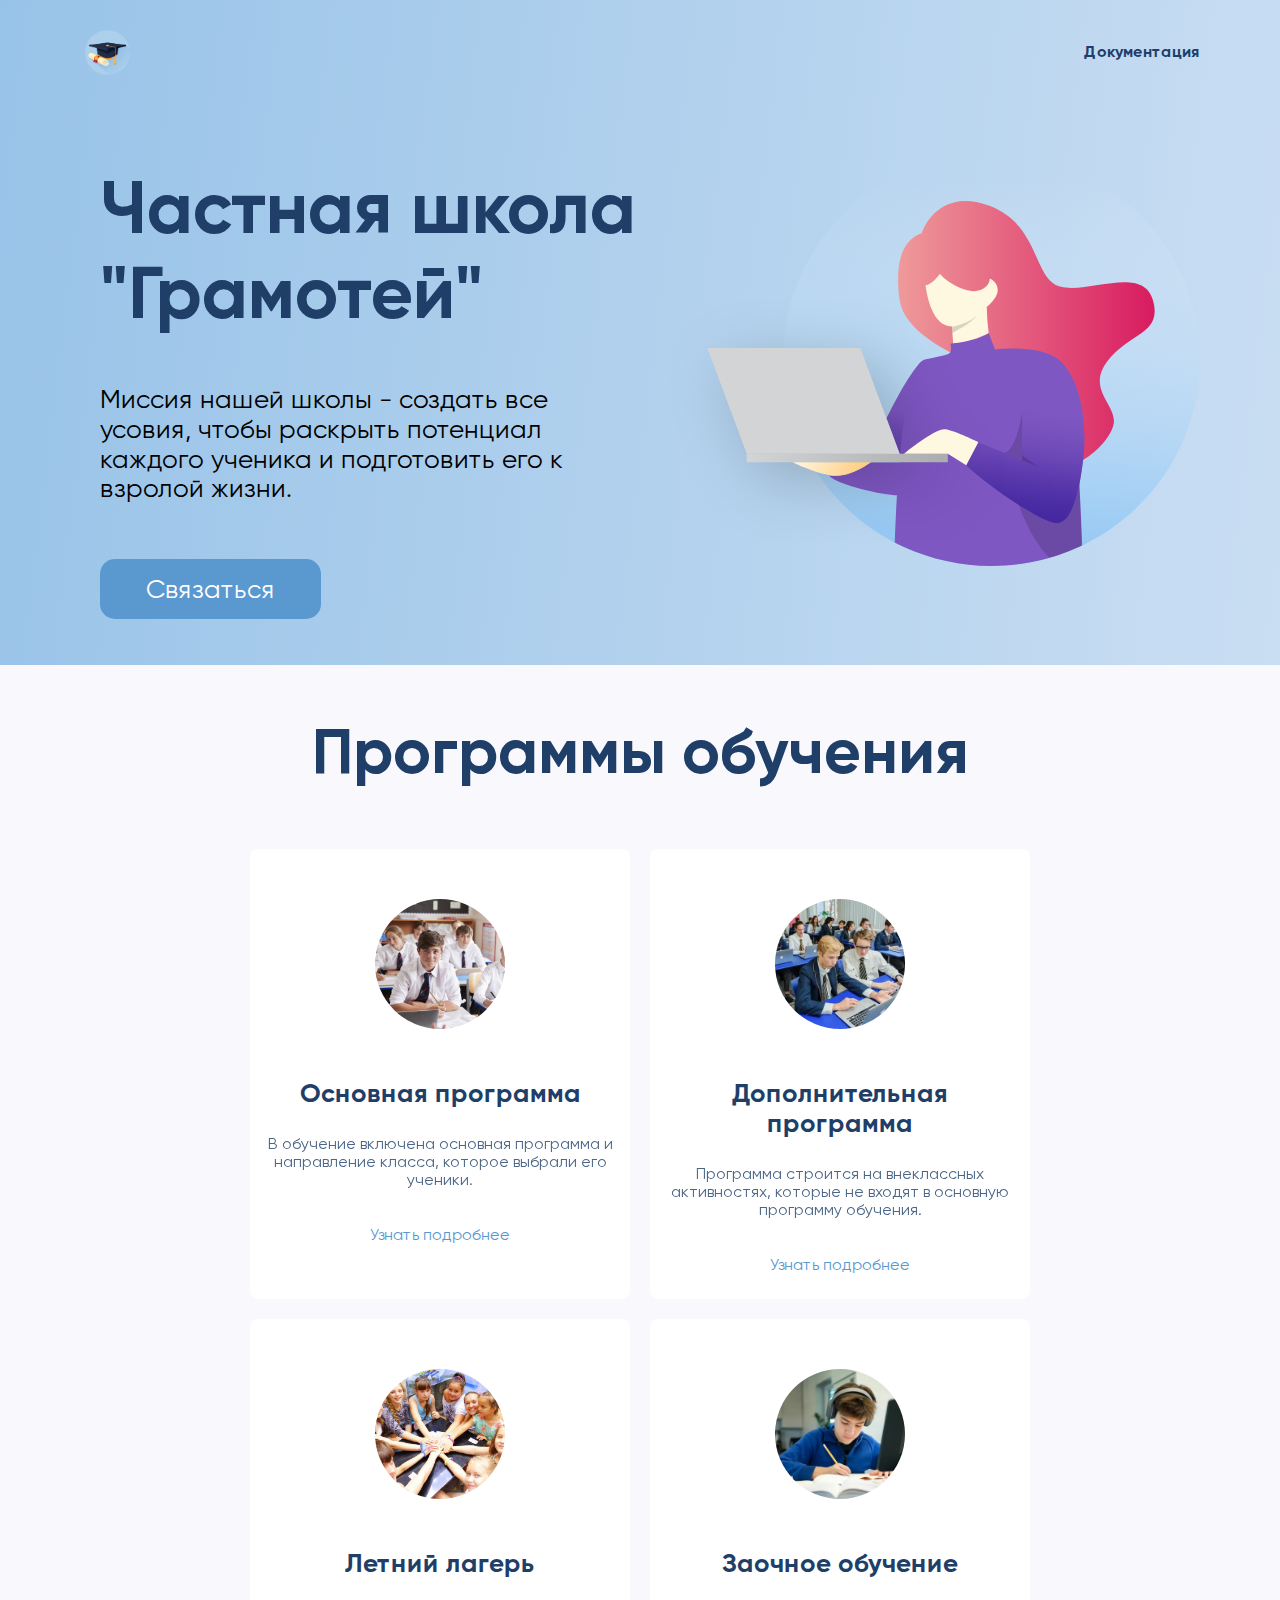
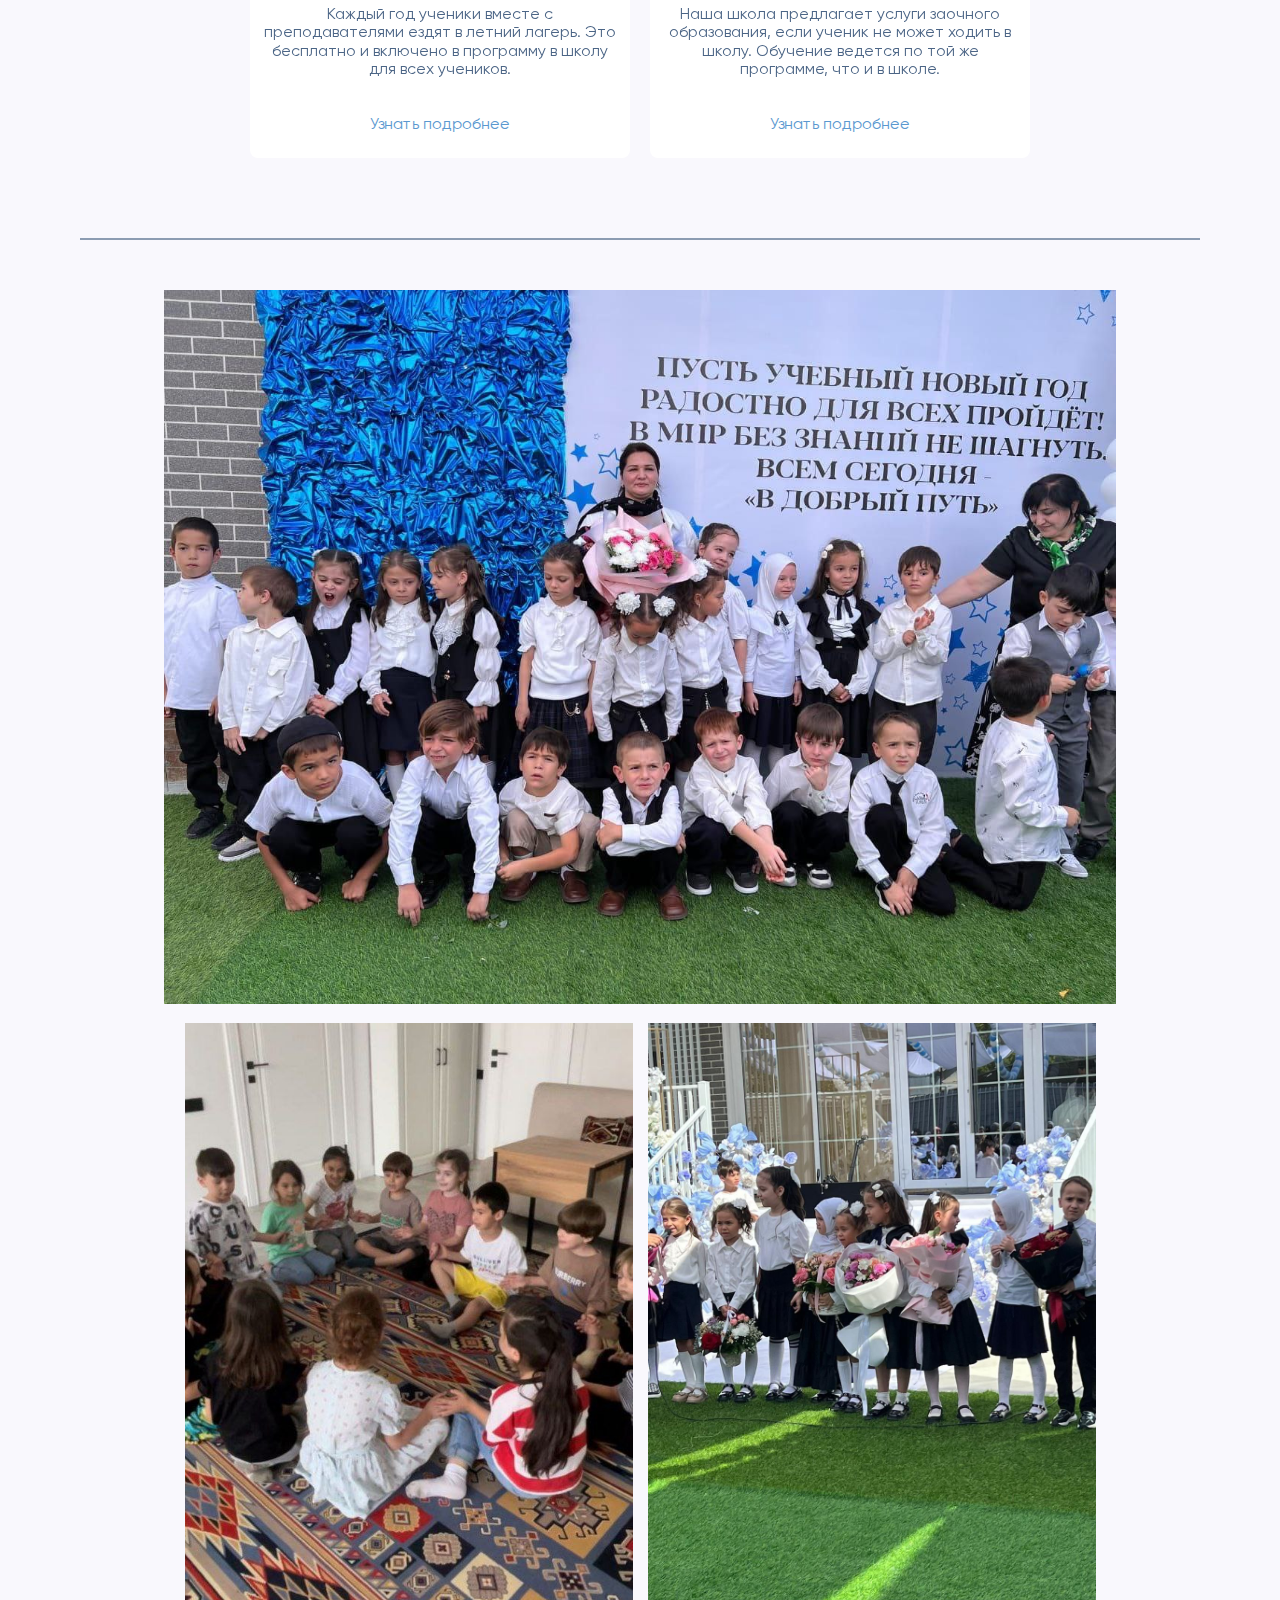
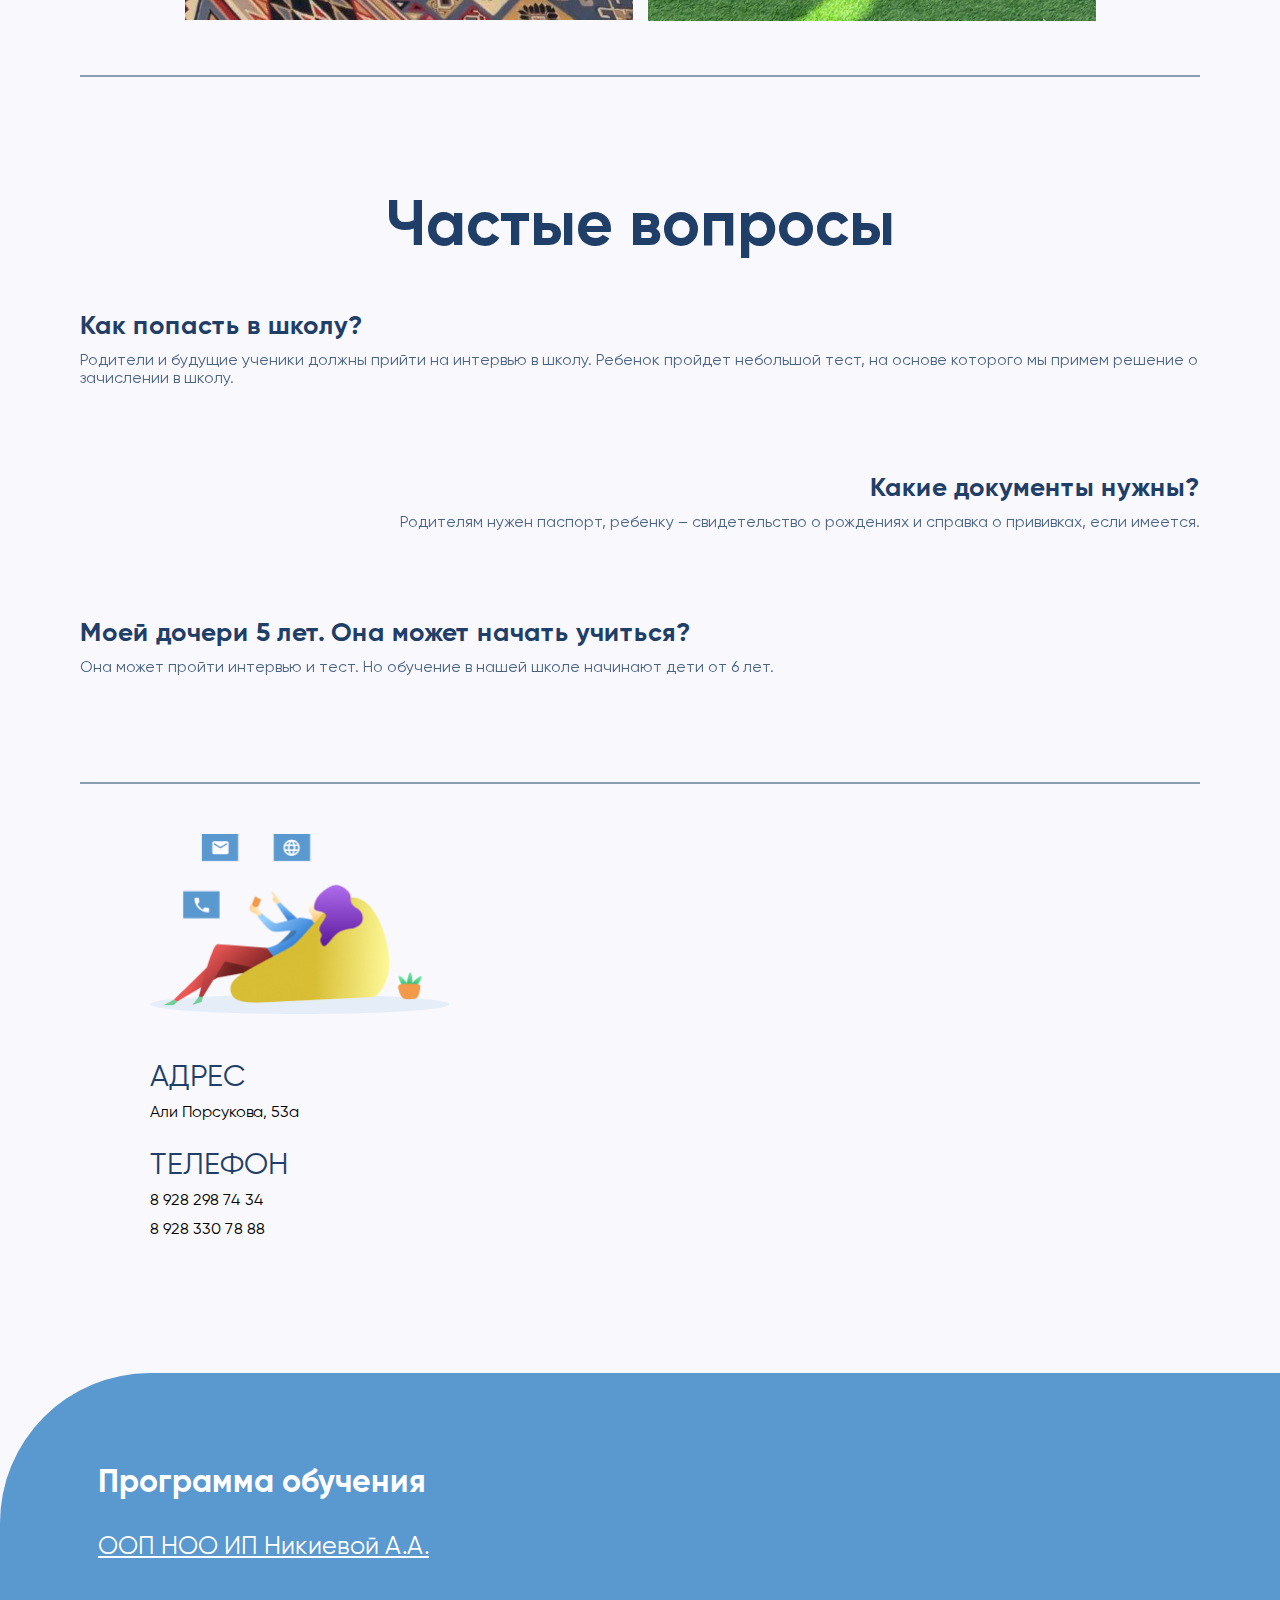
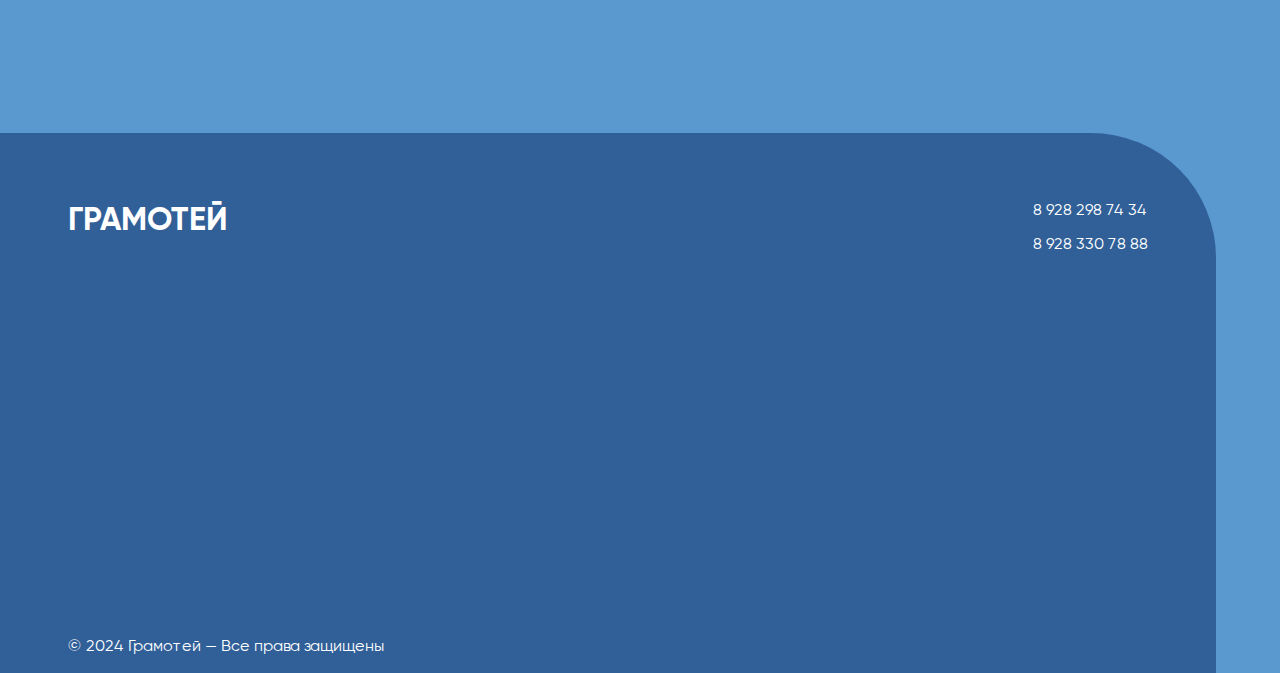
<file: index.html>
<!DOCTYPE html>
<html lang="en">

<head>
    <meta charset="UTF-8">
    <meta name="viewport" content="width=device-width, initial-scale=1.0">
    <title>Центр развития "Грамотей"</title>
    <link rel="stylesheet" href="src/css/reset.css">
    <link rel="stylesheet" href="src/css/fonts.css">
    <link rel="stylesheet" href="src/css/style.css">
</head>

<body>
    <div class="main__wrapper" id="top">
        <div class="container">

            <nav class="nav"><a href="/" class="logo"><img src="src/img/logo.png" alt=""></a>
                <a href="#docs" class="nav__text">Документация</a>
            </nav>
            <main class="main">
                <div class="main__inner">
                    <h1 class="heading__title">Частная школа "Грамотей"</h1>
                    <p class="main__caption">
                        Миссия нашей школы - создать все усовия, чтобы раскрыть потенциал каждого ученика и подготовить
                        его к взролой жизни.</p>
                    <a href="#contacts" class="button">Связаться</a>
                </div>
                <div class="image">
                    <img src="src/img/ьфшт_рукщ.svg" alt="Описание изображения">
                </div>
            </main>
        </div>
    </div>
    <section class="card_section">
        <div class="container">
            <div class="heading__title card-title">Программы обучения</div>
            <div class="cards">
                <div class="card">
                    <div class="card_img">
                        <img src="src/img/card3.jpg" alt="Фото 1">
                    </div>
                    <h3>Основная программа</h3>
                    <p>В обучение включена основная программа и направление класса, которое выбрали его ученики.</p>
                    <a
                        onclick="openModal('Основная программа', 'В обучение включена основная программа и направление класса, которое выбрали его ученики.')">Узнать
                        подробнее</a>
                </div>
                <div class="card">
                    <div class="card_img">
                        <img src="src/img/card2.webp" alt="Фото 1">
                    </div>
                    <h3>Дополнительная программа</h3>
                    <p>Программа строится на внеклассных активностях, которые не входят в основную программу обучения.
                    </p>
                    <a
                        onclick="openModal('Дополнительная программа', 'Программа строится на внеклассных активностях, которые не входят в основную программу обучения.')">Узнать
                        подробнее</a>
                </div>
                <div class="card">
                    <div class="card_img">
                        <img src="src/img/card.jpg" alt="Фото 1">
                    </div>
                    <h3>Летний лагерь</h3>
                    <p>Каждый год ученики вместе с преподавателями ездят в летний лагерь. Это бесплатно и включено в
                        программу в школу для всех учеников.</p>
                    <a
                        onclick="openModal('Летний лагерь', 'Каждый год ученики вместе с преподавателями ездят в летний лагерь. Это бесплатно и включено впрограмму в школу для всех учеников.')">Узнать
                        подробнее</a>
                </div>
                <div class="card">
                    <div class="card_img">
                        <img src="src/img/card4.webp" alt="Фото 1">
                    </div>
                    <h3>Заочное обучение</h3>
                    <p>Наша школа предлагает услуги заочного образования, если ученик не может ходить в школу. Обучение
                        ведется по той же программе, что и в школе.</p>
                    <a
                        onclick="openModal('Заочное обучение', 'Наша школа предлагает услуги заочного образования, если ученик не может ходить в школу. Обучение ведется по той же программе, что и в школе.')">Узнать
                        подробнее</a>
                </div>
            </div>
        </div>


        <div class="modal" id="modal">
            <div class="modal-content">
                <span class="close" onclick="closeModal()">&times;</span>
                <h2 id="modal-title"></h2>
                <p id="modal-description"></p>
            </div>
        </div>
    </section>
    <secion class="gallery">
        <div class="container">
            <div class="gallery__inner">
                <div class="gallery__item--one"><img src="src/img/gallery2.jpg" alt=""></div>
                <div class="gallery__row">
                    <div class="gallery__item"><img src="src/img/gallery1.jpg" alt=""></div>
                    <div class="gallery__item"><img src="src/img/gallery3.jpg" alt=""></div>
                </div>
            </div>
        </div>
    </secion>
    <section class="quastions">
        <div class="container">
            <div class="quastions__inner">
                <div class="heading__title card-title">
                    Частые вопросы
                </div>
                <div class="question">
                    <div class="question__title">Как попасть в школу?</div>
                    <div class="question__slug"> Родители и будущие ученики должны прийти на интервью в школу. Ребенок
                        пройдет небольшой тест, на основе которого мы примем решение о зачислении в школу.</div>
                </div>
                <div class="question end">
                    <div class="question__title">Какие документы нужны?</div>
                    <div class="question__slug"> Родителям нужен паспорт, ребенку – свидетельство о рождениях и справка
                        о прививках, если имеется.</div>
                </div>
                <div class="question">
                    <div class="question__title">Моей дочери 5 лет. Она может начать учиться?</div>
                    <div class="question__slug"> Она может пройти интервью и тест. Но обучение в нашей школе начинают
                        дети от 6 лет.</div>
                </div>
            </div>
        </div>
    </section>
    <section class="contacts" id="contacts">
        <div class="container">
            <div class="contacts__inner">
                <div class="contacts__data">
                    <div class="contact__img"><img src="src/img/contacts.png" alt=""></div>
                    <div class="contact__text">
                        <div class="contact__title">АДРЕС</div>
                        <div class="contact__slug">Али Порсукова, 53a</div>
                        <div class="contact__title">ТЕЛЕФОН</div>
                        <a href="tel:8 928 298 74 34" class="contact__slug two">8 928 298 74 34</a>
                        <a href="tel:8 928 330 78 88" class="contact__slug">8 928 330 78 88</a>
                    </div>
                </div>
                <div class="contacts__map">
                    <iframe
                        src="https://yandex.ru/map-widget/v1/?um=constructor%3A3575fbdeab7f22642e8a584499c1293f00889db231329df92781a9c0e77c8c94&amp;source=constructor"
                        width="100%" height="99%" frameborder="0"></iframe>
                </div>
            </div>
        </div>
    </section>
    <section class="docs" id="docs">
        <div class="container">
            <div class="docs__inner">
                <h3 class="docs__title">Программа обучения</h3>
                <a href="src/file/ООП НОО ИП Никиевой А. А..docx" class="docs__media" download>ООП НОО ИП Никиевой
                    А.А.</a>
                </h2>
            </div>
        </div>
        <footer class="footer">
            <div class="container">
                <div class="container">
                    <div class="footer__inner">
                        <div class="footer__row">
                            <a href="/" class="docs__title footer__title">ГРАМОТЕЙ</a>
                        </div>
                        <div class="footer__col">
                            <a href="tel:8 928 298 74 34" class="contact__slug two">8 928 298 74 34</a>
                            <a href="tel:8 928 330 78 88" class="contact__slug">8 928 330 78 88</a>
                        </div>
                    </div>
                    <div class="c">
                        <p class="c__text">© 2024 Грамотей — Все права защищены</p>
                    </div>
                </div>
            </div>
        </footer>
    </section>
    <script src="src/js/script.js"></script>
</body>

</html>
</file>
<file: src/css/fonts.css>
@font-face {
    font-family: 'CeraPro';
    src: url('../fonts/CeraPro-Bold.woff') format('woff');
    font-weight: bold;
    font-style: bold;
}


@font-face {
    font-family: 'Gilroy';
    src: url('../fonts/Gilroy-Regular.eot');
    src: local('../fonts/Gilroy Regular'), local('Gilroy-Regular'),
        url('../fonts/Gilroy-Regular.eot?#iefix') format('embedded-opentype'),
        url('../fonts/Gilroy-Regular.woff') format('woff'),
        url('../fonts/Gilroy-Regular.ttf') format('truetype');
    font-weight: normal;
    font-style: normal;
}

@font-face {
    font-family: 'Gilroy';
    src: url('../fonts/Gilroy-Bold.eot');
    src: local('../fonts/Gilroy Bold'), local('Gilroy-Bold'),
        url('../fonts/Gilroy-Bold.eot?#iefix') format('embedded-opentype'),
        url('../fonts/Gilroy-Bold.woff') format('woff'),
        url('../fonts/Gilroy-Bold.ttf') format('truetype');
    font-weight: bold;
    font-style: normal;
}
</file>
<file: src/css/style.css>
* {
    font-family: "Gilroy";
    font-weight: 400;
}

img {
    width: 100%;
    height: auto;
}

* {
    font-family: "Gilroy";
    font-weight: normal;
}

body {
    font-family: Arial, sans-serif;
}

.container {
    max-width: 1160px;
    padding: 10px 20px;
    margin: 0 auto;
}

.nav {
    margin: 15px 0;
    display: flex;
    justify-content: space-between;
    align-items: center;
    width: 100%;
}

.logo {
    width: 55px;
    height: 55px;
}

.nav__text {
    font-weight: bold;
    color: #1F3F68;
    position: relative;
    cursor: pointer;
    text-decoration: none;
}

.nav__text:after {
    content: "";
    display: block;
    position: absolute;
    right: 0;
    bottom: -3px;
    width: 0;
    height: 2px;
    /* Высота линии */
    background-color: #1F3F68;
    /* Цвет подчеркивания при исчезании линии*/
    transition: width 0.5s;
    /* Время эффекта */
}

.nav__text:hover:after {
    content: "";
    width: 100%;
    display: block;
    position: absolute;
    left: 0;
    bottom: -3px;
    height: 2px;
    /* Высота линии */
    background-color: #1F3F68;
    /* Цвет подчеркивания при появлении линии*/
    transition: width 0.5s;
    /* Время эффекта */
}

.main__wrapper {
    height: 150%;
    width: 100%;
    background: rgb(152, 195, 232);
    background: linear-gradient(97deg, rgba(152, 195, 232, 1) 0%, rgba(152, 195, 232, 0.4906337535014006) 100%);
}

.main {
    margin-bottom: 30px;
    display: flex;
    flex-direction: row;
    align-items: center;
    width: 100%;
    max-width: 1200px;
}

.main__inner {
    flex: 1;
    padding: 20px;
}

.image {
    flex: 1;
}

.image img {
    max-width: 100%;
    height: auto;
}

.heading__title {
    font-weight: bold;
    font-size: 74px;
    color: #1F3F68;
    margin-bottom: 50px;
}

.main__caption {
    margin-bottom: 71px;
    font-size: 26px;
}

.button {
    padding: 15px 46px;
    background-color: rgb(90, 152, 208);
    color: white;
    font-size: 26px;
    border: none;
    border-radius: 15px;
    cursor: pointer;
    transition: .7s;
}

.button:hover {
    background-color: #1F3F68;
}

* {
    box-sizing: border-box;
}

.cards {
    display: flex;
    flex-wrap: wrap;
    justify-content: center;
}

.card-title {
    text-align: center;
    margin-top: 40px;
    font-size: 64px;
}

.card {
    background: white;
    border: none;
    border-radius: 8px;
    margin: 10px;
    text-align: center;
    max-width: 380px;
    transition: transform 0.3s ease, box-shadow 0.3s ease;
    cursor: pointer;
    padding: 0 10px 25px 10px;
}

.card h3 {

    font-weight: bold;
    font-size: 26px;
    color: rgb(31, 63, 104);
}

.card p {
    font-style: 20px;
    color: rgb(31, 63, 104);
    margin-bottom: 36px;
    opacity: .8;
}

.card a {
    font-style: 24px;
    color: rgb(90, 152, 208);
}

.card:hover {
    transform: translateY(-10px);
    box-shadow: 0 8px 20px rgba(90, 152, 208, 0.3);
}

.card_img {
    margin: 50px auto;
    width: 130px;
    height: 130px;
    border-radius: 50%;
}

.card_img img {
    width: 100%;
    height: auto;
    border-radius: 50%;
}

.modal {
    display: none;
    position: fixed;
    z-index: 1;
    left: 0;
    top: 0;
    width: 100%;
    height: 100%;
    overflow: auto;
    background-color: rgba(0, 0, 0, 0.6);
    /* 
    /* Увеличена непрозрачность фона */
}

.modal-content {
    background-color: #fefefe;
    margin: 5% auto;
    /* Уменьшено расстояние сверху для лучшего отображения */
    padding: 20px;
    /* Увеличен отступ */
    border: 1px solid #888;
    width: 80%;
    max-height: 80%;
    /* Ограничение по высоте для мобильных устройств */
    overflow-y: auto;
    /* Прокрутка содержимого при необходимости */
    border-radius: 8px;
    /*
    /* Закругленные углы */
}

#modal-title {
    font-size: 1.5em;
    /* Увеличенный размер шрифта для заголовка */
    font-weight: bold;
    /* Жирный шрифт для заголовка */
    margin-bottom: 10px;
    /* Отступ снизу */
    border-bottom: 2px solid #ccc;
    /* Разделительная линия */
    padding-bottom: 80px;
    /* Отступ снизу */
}

#modal-description {
    font-size: 1.2em;
    margin-top: 15px;
    /* Увеличенный размер шрифта для основного текста */
}

.close {
    color: #aaa;
    float: right;
    font-size: 28px;
    font-weight: bold;
}

.close:hover,
.close:focus {
    color: black;
    text-decoration: none;
    cursor: pointer;
}

.gallery {}



.gallery__inner {
    display: flex;
    flex-direction: column;
    align-items: center;
    margin: 50px 0;
    padding: 50px 0;
    border-top: 2px solid rgba(31, 63, 104, .5);
    border-bottom: 2px solid rgba(31, 63, 104, .5);

}

.gallery__item {
    width: 40%;
    height: auto;
}



.gallery__item--one {
    width: 85%;
    margin-bottom: 15px;
}

.gallery__row {
    display: flex;
    gap: 15px;
    justify-content: center;
}



.quastions {}

.container {}

.quastions__inner {
    display: flex;
    flex-direction: column;
}

.question {
    margin-bottom: 50px;
}

.end {
    text-align: end;
}

.question__title {
    font-weight: bold;
    font-size: 26px;
    color: rgb(31, 63, 104);
    margin-bottom: 10px;
}

.question__slug {
    font-style: 20px;
    color: rgb(31, 63, 104);
    margin-bottom: 36px;
    opacity: .8;
}

.contacts {}

.contacts__inner {
    display: flex;
    justify-content: center;
    gap: 80px;
    padding: 50px 0;
    border-top: 2px solid rgba(31, 63, 104, .5);
}

.contacts__data {}

.contact__text {}

.contact__title {
    font-size: 30px;
    color: #1F3F68;
    margin-bottom: 10px;
}

.contact__slug {
    margin-bottom: 25px;
    display: block;
}

a.contact__slug.two {
    margin-bottom: 10px;
}

.contact__img {
    width: 300px;
    height: auto;
    margin-bottom: 40px;
}

.contacts__map {
    width: 600px;
    height: 400px;
}


.docs {
    position: relative;
    background: #5A98D0;
    border-radius: 150px 0 0 0;
    height: 100vh;
    margin-top: 50px;
}

.docs__inner {
    padding-top: 48px;
    padding-left: 18px;
}

.docs__title {
    font-size: 32px;
    color: white;
    font-weight: bold;

}

.docs__media {
    color: white;
    font-size: 25px;
    text-decoration: underline;
}

.footer {
    background: #316099;
    width: 95%;
    height: 60%;
    position: absolute;
    left: 0;
    bottom: 0;
    border-radius: 0 125px 0 0;
}


.footer__inner {
    position: relative;
    padding-top: 48px;
    display: flex;
    align-items: start;
    justify-content: space-between;
}

.footer__row {
    display: flex;
    align-items: center;
    gap: 6px;
}

.footer__col {
    display: flex;
    flex-direction: column;
    gap: 6px;
}

.footer__col a {
    color: rgb(255, 255, 255);
}


.c {
    position: absolute;
    bottom: 0;
}

.c__text {
    font-size: 16px;
    font-weight: 400;
    line-height: 23px;
    color: rgb(255, 255, 255);
}

@media (max-width: 1035px) {
    .contacts__inner {
        flex-direction: column;
        align-items: center;
    }

    .contacts__data {
        display: flex;
    }

    .contact__img {
        margin-right: 50px;
    }
}

/* Адаптивность */
@media (max-width: 768px) {
    .main {
        flex-direction: column;
        align-items: center;

    }

    .main__inner {
        width: 100%;
        text-align: center;
    }

    .image {
        display: none;
    }

    .contacts__map {

        width: 90%;
        height: auto;
    }
}

@media (max-width: 635px) {
    .main__caption {
        margin-bottom: 50px;
    }

    .heading__title {
        font-size: 50px;
    }

    .contacts__data {
        display: block;
    }

    .contact__img {
        width: 150px;
    }

}

@media (max-width: 460px) {
    .heading__title {
        font-size: 40px;
    }

    .main__wrapper {
        height: 100%;
    }

    .card {
        width: 100%;
    }

    .card h3 {
        font-size: 20px;
    }

    .card p {
        font-size: 16px;
        white-space: normal;
    }


    .docs__title {
        font-size: 24px;
    }

    .docs__media {
        font-size: 16px;
    }

    .footer__inner {
        flex-direction: column;
    }

    .footer__title {
        margin-bottom: 30px;
    }



}
</file>
